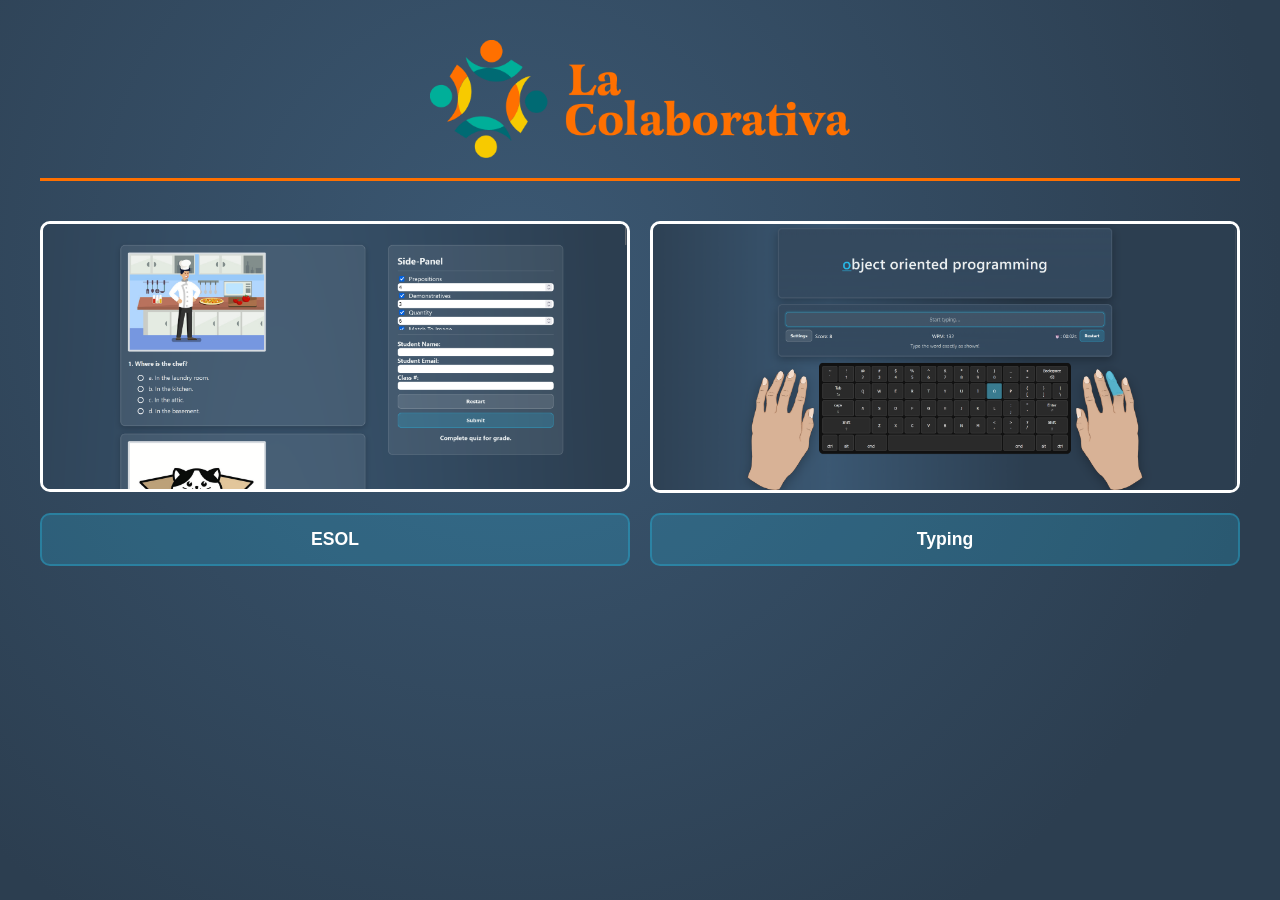
<file: index.html>
<!doctype html>
<html>
<head>
  <meta charset="utf-8">
  <link rel="stylesheet" href="styles-esol.css">
  <link rel="icon" href="images/LC.png" type="image/png">
  <title>LC | Activities</title>
</head>
<body>
  <img src="./images/LaColaborativa-logo.png" class="main-logo" alt="La Colaborativa logo">
  <hr>

  <div class="parent">
    <div class="div1">
      <a href="index-esol.html" class="image-button">
        <img src="./images/esol-screenshot.png" alt="ESOL Page">
      </a>
    </div>

    <div class="div2">
      <a href="index-typing.html" class="image-button">
        <img src="./images/window-screenshot.png" alt="Window Page">
      </a>
    </div>

    <div class="div3">
      <a href="index-esol.html" class="full-button">ESOL</a>
    </div>

    <div class="div4">
      <a href="index-typing.html" class="full-button">Typing</a>
    </div>
  </div>

  <style>
    .parent {
      display: grid;
      grid-template-columns: repeat(2, 1fr);
      grid-template-rows: auto auto;
      gap: 20px;
    }

    .div1 { grid-area: 1 / 1 / 2 / 2; }
    .div2 { grid-area: 1 / 2 / 2 / 3; }
    .div3 { grid-area: 2 / 1 / 3 / 2; }
    .div4 { grid-area: 2 / 2 / 3 / 3; }

    .main-logo {
      display: block;
      margin-left: auto;
      margin-right: auto;
      width: 35%;
    }

    .image-button {
      display: block;
    }

    .image-button img {
      display: block;
      width: 100%;
      height: auto;
      border: 3px solid white;
      border-radius: 10px;
    }

    .image-button:hover img {
      filter: brightness(1.08);
    }

    .full-button {
      display: block;
      width: 100%;
      padding: 14px 20px;
      text-align: center;
      text-decoration: none;
      color: white;
      font-size: 1.1rem;
      font-weight: 700;
      border-radius: 10px;
      background: rgba(39, 185, 230, 0.22);
      border: 2px solid rgba(39, 185, 230, 0.35);
      box-sizing: border-box;
    }

    hr {
      margin-top: 20px;
      margin-bottom: 40px;
      border: none;
      height: 3px;
      background-color: #FF7000;
    }
  </style>
</body>
</html>
</file>
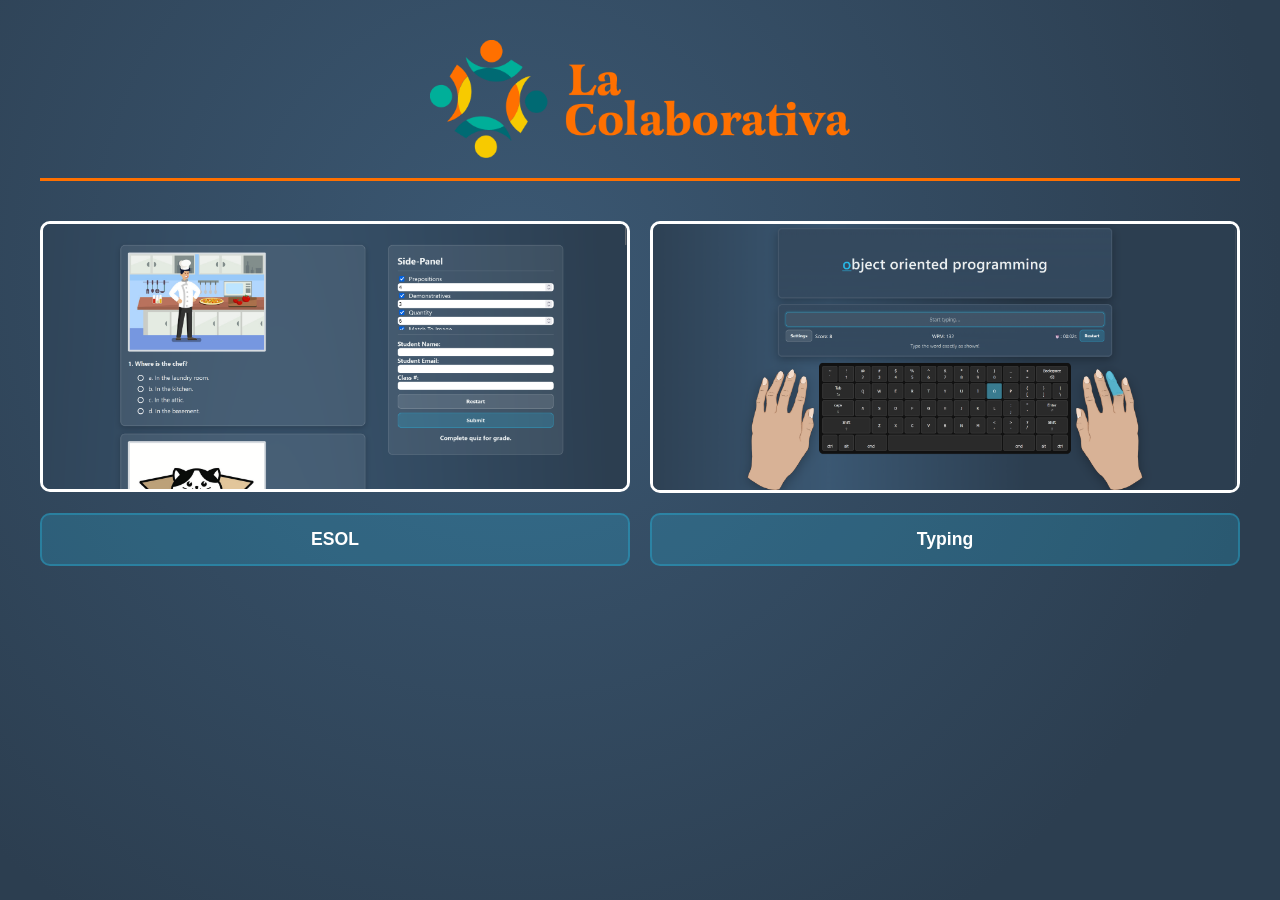
<file: index-main-hub.html>
<!doctype html>
<html>
<head>
  <meta charset="utf-8">
  <link rel="stylesheet" href="styles-esol.css">
  <link rel="icon" href="images/LC.png" type="image/png">
  <title>LC | Activities</title>
</head>
<body>
  <img src="./images/LaColaborativa-logo.png" class="main-logo" alt="La Colaborativa logo">
  <hr>

  <div class="parent">
    <div class="div1">
      <a href="index-esol.html" class="image-button">
        <img src="./images/esol-screenshot.png" alt="ESOL Page">
      </a>
    </div>

    <div class="div2">
      <a href="index.html" class="image-button">
        <img src="./images/window-screenshot.png" alt="Window Page">
      </a>
    </div>

    <div class="div3">
      <a href="index-esol.html" class="full-button">ESOL</a>
    </div>

    <div class="div4">
      <a href="index.html" class="full-button">Typing</a>
    </div>
  </div>

  <style>
    .parent {
      display: grid;
      grid-template-columns: repeat(2, 1fr);
      grid-template-rows: auto auto;
      gap: 20px;
    }

    .div1 { grid-area: 1 / 1 / 2 / 2; }
    .div2 { grid-area: 1 / 2 / 2 / 3; }
    .div3 { grid-area: 2 / 1 / 3 / 2; }
    .div4 { grid-area: 2 / 2 / 3 / 3; }

    .main-logo {
      display: block;
      margin-left: auto;
      margin-right: auto;
      width: 35%;
    }

    .image-button {
      display: block;
    }

    .image-button img {
      display: block;
      width: 100%;
      height: auto;
      border: 3px solid white;
      border-radius: 10px;
    }

    .image-button:hover img {
      filter: brightness(1.08);
    }

    .full-button {
      display: block;
      width: 100%;
      padding: 14px 20px;
      text-align: center;
      text-decoration: none;
      color: white;
      font-size: 1.1rem;
      font-weight: 700;
      border-radius: 10px;
      background: rgba(39, 185, 230, 0.22);
      border: 2px solid rgba(39, 185, 230, 0.35);
      box-sizing: border-box;
    }

    hr {
      margin-top: 20px;
      margin-bottom: 40px;
      border: none;
      height: 3px;
      background-color: #FF7000;
    }
  </style>
</body>
</html>
</file>
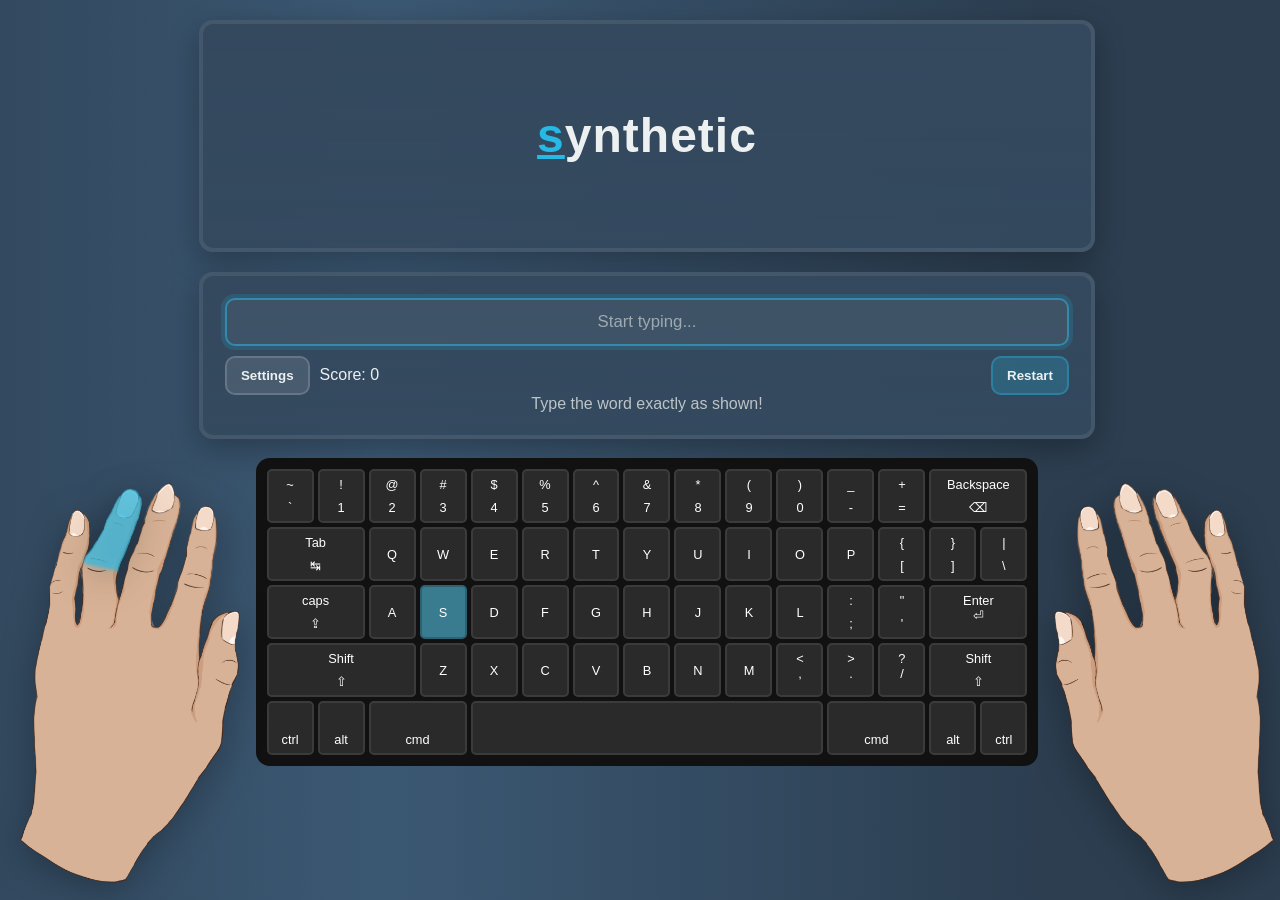
<file: index-typing.html>
<!-- HTML: The Structure -->

<style>
  ul, ol {
    /* Reduce default indents*/
    padding-left: 15px;
    padding-bottom: 5px;
  }
</style>


<!doctype html>
<html lang="en">
  <head>
    <meta charset="UTF-8" />
    <meta name="viewport" content="width=device-width, initial-scale=1.0" />
    <link rel="stylesheet" href="styles-typing.css"/>
    <link rel="icon" href="images/LC.png" type="image/png">
    <title>LC | Typing Game</title>
  </head>

  <body>
    <main class="layout">
      <!-- TOP: Word Display -->
      <section class="panel word-panel" aria-label="Words to type">
        <div id="word-display" class="word-display"></div>
      </section>

      <!-- MIDDLE: input / score / settings -->
      <section class="panel game-panel" aria-label="Typing controls">
        <div class="input-row">
          <input
            type="text"
            id="input-field"
            placeholder="Start typing..."
            onpaste="return false"
            autocomplete="off"
            inputmode="text"
            autofocus
          />
        </div>

        <button id="Settings" class="btn btn-settings" type="button">Settings</button>
        <button id="Restart" class="btn btn-restart" type="button">Restart</button>
        
        <div class="meta-row">
          <div id="score-board" class="score">
            Score: <span id="score">0</span>
          </div>
          <div id="wpm-board" class="message-stats">
            WPM: <span id="wpm-value">0</span>
          </div>
          <div id="seconds-board" class="message-stats">
            ⏱️: <span id="seconds-value">00:00</span>s</div>
        </div>

        <p class="message">Type the word exactly as shown!</p>

        <!-- Settings Modal !-->
        <div id="settingsModal" class="settings-modal" role="dialog" aria-modal="true" aria-hidden="Modify Settings">
          <div class="settings-content">
            <button class="close" type="button" aria-label="Close settings">&times;</button>
            <h1 class="settings-title">Settings</h1>
            
            <hr><b>Text Options:</b></hr>
            <ul class="settings-list">

              <li>Complete With Errors:
                <input type="checkbox" id="checkbox-settings-end-incomplete">
                <label for="checkbox-settings-end-incomplete"></label>
              
              <li>Highlight Words:
                <input type="checkbox" id="checkbox-settings-highlight">
                <label for="checkbox-settings-highlight"></label>
              
              <li>Text Disappear:
                <input type="checkbox" id="checkbox-settings-disappear-text">
                <label for="checkbox-settings-disappear-text"></label></ul>

                <hr><b>Score Board Options:</b></hr>

                <li>Restart Resets Score Board:
                <input type="checkbox" id="checkbox-settings-reset-score">
                <label for="checkbox-settings-reset-score"></label>

              <li>Disable Score:
                <input type="checkbox" id="checkbox-settings-disable-score">
                <label for="checkbox-settings-disable-score"></label>
              
              <li>Disable WPM:
                <input type="checkbox" id="checkbox-settings-disable-wpm">
                <label for="checkbox-settings-disable-wpm"></label></ul>

                <hr><b>Repeating Words Options:</b></hr>

                <li>Restart Clears Repeating List:
                <input type="checkbox" id="checkbox-settings-reset-repeats">
                <label for="checkbox-settings-reset-repeats"></label>
              
              <li>Skip Word Repeats:
                <input type="checkbox" id="checkbox-settings-skip-repeats">
                <label for="checkbox-settings-skip-repeats"></label>
              
              <li>Store Skip Repeats: <span id="settings-store-skips"></span>
                <form id="store-skips-form">
                  <label for="input-store-skips-value">→ Change Skips: 
                  <input
                    type="number"
                    id="input-store-skips-value"
                    min="1"
                    max=""
                    step="1"
                  />
                  <button type="submit" class="btn btn-apply">Apply</button>
                </form>

                <hr></hr>

            <br>
            </hr>
            <h2 class="settings-title">Weekly Material</h2>
            <hr>
            <ul class="settings-list">
              <li>
                <b>Week 1:</b>
                <ul>
                  <li class="setting-row">
                    <label for="checkbox-settings-week-1-words">words:</label>
                    <input type="checkbox" id="checkbox-settings-week-1-words">
                  </li>
                  <li class="setting-row">
                    <label for="checkbox-settings-week-1-random">random:</label>
                    <input type="checkbox" id="checkbox-settings-week-1-random">
                  </li>
                </ul>
              </li>
              <li>
                <b>Week 2:</b>
                <ul>
                  <li class="setting-row">
                    <label for="checkbox-settings-week-2-words">words:</label>
                    <input type="checkbox" id="checkbox-settings-week-2-words">
                  </li>
                  <li class="setting-row">
                    <label for="checkbox-settings-week-2-random">random:</label>
                    <input type="checkbox" id="checkbox-settings-week-2-random">
                  </li>
                </ul>
              </li>
              <li>
                <b>Week 3:</b>
                <ul>
                  <li class="setting-row">
                    <label for="checkbox-settings-week-3-words">words:</label>
                    <input type="checkbox" id="checkbox-settings-week-3-words">
                  </li>
                  <li class="setting-row">
                    <label for="checkbox-settings-week-3-random">random:</label>
                    <input type="checkbox" id="checkbox-settings-week-3-random">
                  </li>
                </ul>
              </li>
              <li>
                <b>Week 4:</b>
                <ul>
                  <li class="setting-row">
                    <label for="checkbox-settings-week-4-words">words:</label>
                    <input type="checkbox" id="checkbox-settings-week-4-words">
                  </li>
                  <li class="setting-row">
                    <label for="checkbox-settings-week-4-random">random:</label>
                    <input type="checkbox" id="checkbox-settings-week-4-random">
                  </li>
                </ul>
              </li>
              <li>
                <b>Week 5:</b>
                <ul>
                  <li class="setting-row">
                    <label for="checkbox-settings-week-5-words">words:</label>
                    <input type="checkbox" id="checkbox-settings-week-5-words">
                  </li>
                  <li class="setting-row">
                    <label for="checkbox-settings-week-5-random">random:</label>
                    <input type="checkbox" id="checkbox-settings-week-5-random">
                  </li>
                </ul>
              </li>
              <li>
                <b>Week 6:</b>
                <ul>
                  <li class="setting-row">
                    <label for="checkbox-settings-week-6-words">words:</label>
                    <input type="checkbox" id="checkbox-settings-week-6-words">
                  </li>
                  <li class="setting-row">
                    <label for="checkbox-settings-week-6-random">random:</label>
                    <input type="checkbox" id="checkbox-settings-week-6-random">
                  </li>
                </ul>
              </li>
              <li>
                <b>Week 7:</b>
                <ul>
                  <li class="setting-row">
                    <label for="checkbox-settings-week-7-words">words:</label>
                    <input type="checkbox" id="checkbox-settings-week-7-words">
                  </li>
                  <li class="setting-row">
                    <label for="checkbox-settings-week-7-random">random:</label>
                    <input type="checkbox" id="checkbox-settings-week-7-random">
                  </li>
                </ul>
              </li>
              <li>
                <b>Week 8:</b>
                <ul>
                  <li class="setting-row">
                    <label for="checkbox-settings-week-8-words">words:</label>
                    <input type="checkbox" id="checkbox-settings-week-8-words">
                  </li>
                  <li class="setting-row">
                    <label for="checkbox-settings-week-8-random">random:</label>
                    <input type="checkbox" id="checkbox-settings-week-8-random">
                  </li>
                </ul>
              </li>
            </ul>
          </hr>
          </div>
        </div>
      </section>
      
      <!-- BOTTOM: keyboard & hands -->
      <div class="keyboard-stage">
        <div class="hand-panel hand-panel--left">
          <div class="hand-stack">
            <img
              class="hand-base"
              src="./images/hands/left-idle.png"
              alt="Left hand guide"
            />
            <div
              id="left-hand-overlays"
              class="hand-overlays"
              aria-hidden="true"
            ></div>
          </div>
        </div>
        <div class="keyboard" role="group" aria-label="On screen keyboard">
          <!-- your existing keyboard buttons stay exactly here -->
          <button class="key" data-key="`">
            <span class="key-top">~</span>
            <span class="key-bottom">`</span>
          </button>

          <button class="key" data-key="1">
            <span class="key-top">!</span>
            <span class="key-bottom">1</span>
          </button>

          <button class="key" data-key="2">
            <span class="key-top">@</span>
            <span class="key-bottom">2</span>
          </button>

          <button class="key" data-key="3">
            <span class="key-top">#</span>
            <span class="key-bottom">3</span>
          </button>

          <button class="key" data-key="4">
            <span class="key-top">$</span>
            <span class="key-bottom">4</span>
          </button>

          <button class="key" data-key="5">
            <span class="key-top">%</span>
            <span class="key-bottom">5</span>
          </button>

          <button class="key" data-key="6">
            <span class="key-top">^</span>
            <span class="key-bottom">6</span>
          </button>

          <button class="key" data-key="7">
            <span class="key-top">&</span>
            <span class="key-bottom">7</span>
          </button>

          <button class="key" data-key="8">
            <span class="key-top">*</span>
            <span class="key-bottom">8</span>
          </button>
          
          <button class="key" data-key="9">
            <span class="key-top">(</span>
            <span class="key-bottom">9</span>
          </button>

          <button class="key" data-key="0">
            <span class="key-top">)</span>
            <span class="key-bottom">0</span>
          </button>
          
          <button class="key" data-key="-">
            <span class="key-top">_</span>
            <span class="key-bottom">-</span>
          </button>

          <button class="key" data-key="=">
            <span class="key-top">+</span>
            <span class="key-bottom">=</span>
          </button>
          
          <button class="key" data-key="backspace">
            <span class="key-top">Backspace</span>
            <span class="key-bottom">⌫</span>
          </button>

          <button class="key" data-key="tab">
            <span class="key-top">Tab</span>
            <span class="key-bottom">↹</span>
          </button>

          <button class="key key--center" data-key="Q">
            <span class="key-top"></span>
            <span class="key-bottom">Q</span>
          </button>

          <button class="key key--center" data-key="W">
            <span class="key-top"></span>
            <span class="key-bottom">W</span>
          </button>

          <button class="key key--center" data-key="E">
            <span class="key-top"></span>
            <span class="key-bottom">E</span>
          </button>

          <button class="key key--center" data-key="R">
            <span class="key-top"></span>
            <span class="key-bottom">R</span>
          </button>

          <button class="key key--center" data-key="T">
            <span class="key-top"></span>
            <span class="key-bottom">T</span>
          </button>

          <button class="key key--center" data-key="Y">
            <span class="key-top"></span>
            <span class="key-bottom">Y</span>
          </button>

          <button class="key key--center" data-key="U">
            <span class="key-top"></span>
            <span class="key-bottom">U</span>
          </button>

          <button class="key key--center" data-key="I">
            <span class="key-top"></span>
            <span class="key-bottom">I</span>
          </button>

          <button class="key key--center" data-key="O">
            <span class="key-top"></span>
            <span class="key-bottom">O</span>
          </button>

          <button class="key key--center" data-key="P">
            <span class="key-top"></span>
            <span class="key-bottom">P</span>
          </button>

          <button class="key" data-key="[">
            <span class="key-top">{</span>
            <span class="key-bottom">[</span>
          </button>

          <button class="key" data-key="]">
            <span class="key-top">}</span>
            <span class="key-bottom">]</span>
          </button>

          <button class="key" data-key="\\">
            <span class="key-top">|</span>
            <span class="key-bottom">\</span>
          </button>

          <button class="key" data-key="caps">
            <span class="key-top">caps</span>
            <span class="key-bottom">⇪</span>
          </button>

          <button class="key key--center" data-key="A">
            <span class="key-top"></span>
            <span class="key-bottom">A</span>
          </button>

          <button class="key key--center" data-key="S">
            <span class="key-top"></span>
            <span class="key-bottom">S</span>
          </button>

          <button class="key key--center" data-key="D">
            <span class="key-top"></span>
            <span class="key-bottom">D</span>
          </button>

          <button class="key key--center" data-key="F">
            <span class="key-top"></span>
            <span class="key-bottom">F</span>
          </button>

          <button class="key key--center" data-key="G">
            <span class="key-top"></span>
            <span class="key-bottom">G</span>
          </button>

          <button class="key key--center" data-key="H">
            <span class="key-top"></span>
            <span class="key-bottom">H</span>
          </button>

          <button class="key key--center" data-key="J">
            <span class="key-top"></span>
            <span class="key-bottom">J</span>
          </button>

          <button class="key key--center" data-key="K">
            <span class="key-top"></span>
            <span class="key-bottom">K</span>
          </button>

          <button class="key key--center" data-key="L">
            <span class="key-top"></span>
            <span class="key-bottom">L</span>
          </button>

          <button class="key" data-key=";">
            <span class="key-top">:</span>
            <span class="key-bottom">;</span>
          </button>

          <button class="key" data-key="'">
            <span class="key-top">"</span>
            <span class="key-bottom">'</span>
          </button>

          <button class="key" data-key="shift">
            <span class="key-top">Shift</span>
            <span class="key-bottom">⇧</span>
          </button>

          <button class="key" data-key="shift">
            <span class="key-top">Shift</span>
            <span class="key-bottom">⇧</span>
          </button>

          <button class="key key--center" data-key="Z">
            <span class="key-top"></span>
            <span class="key-bottom">Z</span>
          </button>

          <button class="key key--center" data-key="X">
            <span class="key-top"></span>
            <span class="key-bottom">X</span>
          </button>

          <button class="key key--center" data-key="C">
            <span class="key-top"></span>
            <span class="key-bottom">C</span>
          </button>

          <button class="key key--center" data-key="V">
            <span class="key-top"></span>
            <span class="key-bottom">V</span>
          </button>

          <button class="key key--center" data-key="B">
            <span class="key-top"></span>
            <span class="key-bottom">B</span>
          </button>

          <button class="key key--center" data-key="N">
            <span class="key-top"></span>
            <span class="key-bottom">N</span>
          </button>

          <button class="key key--center" data-key="M">
            <span class="key-top"></span>
            <span class="key-bottom">M</span>
          </button>

          <button class="key key--center" data-key=",">
            <span class="key-top"><</span>
            <span class="key-bottom">,</span>
          </button>

          <button class="key key--center" data-key=".">
            <span class="key-top">></span>
            <span class="key-bottom">.</span>
          </button>

          <button class="key key--center" data-key="/">
            <span class="key-top">?</span>
            <span class="key-bottom">/</span>
          </button>

          <button class="key" data-key="shift-1">
            <span class="key-top">Shift</span>
            <span class="key-bottom">⇧</span>
          </button>

          <button class="key key--center" data-key="enter">
            <span class="key-top">Enter</span>
            <span class="key-bottom">⏎</span>
          </button>
          <!-- Can set to "Space" if we want. Thought it looked better without. -->
          <button class="key" data-key="space">
            <span class="key-top"></span>
            <span class="key-bottom"></span>
          </button>

          <button class="key" data-key="ctrl">
            <span class="key-top"></span>
            <span class="key-bottom">ctrl</span>
          </button>

          <button class="key" data-key="alt">
            <span class="key-top"></span>
            <span class="key-bottom">alt</span>
          </button>

          <button class="key" data-key="cmd">
            <span class="key-top"></span>
            <span class="key-bottom">cmd</span>
          </button>
          
          <button class="key" data-key="cmd-1">
            <span class="key-top"></span>
            <span class="key-bottom">cmd</span>
          </button>

          <button class="key" data-key="alt-1">
            <span class="key-top"></span>
            <span class="key-bottom">alt</span>
          </button>
          
          <button class="key" data-key="ctrl-1">
            <span class="key-top"></span>
            <span class="key-bottom">ctrl</span>
          </button>
        </div>

        <div class="hand-panel hand-panel--right">
          <div class="hand-stack">
            <img
              class="hand-base"
              src="./images/hands/right-idle.png"
              alt="Right hand guide"
            />
            <div
              id="right-hand-overlays"
              class="hand-overlays"
              aria-hidden="true"
            ></div>
          </div>
        </div>
      </section>
    </main>

    <script type="module" src="./app-typing.js"></script>
  </body>
</html>
</file>
<file: styles-esol.css>
/* ----- Main Content -----*/
:root {
  --bg: #2c3e50;
  --text: #ecf0f1;
  --shadow: 0 10px 30px rgba(0, 0, 0, 0.28);
  --gap: clamp(14px, 2.2vh, 22px);
}

*,
*::before,
*::after {
  box-sizing: border-box;
}

html,
body {
  min-height: 100%;
}

body {
  margin: 40px;
  font-family: "Segoe UI", Tahoma, Geneva, Verdana, sans-serif;
  background: radial-gradient(60% 87% at 40% 30%, #3b5873 0%, var(--bg) 100%);
  color: var(--text);
}

/* ---------- Page layout ---------- */
.layout {
  width: min(1200px, 100%);
  margin: 0 auto;
  display: flex;
  align-items: flex-start;
  gap: 24px;
}

.main-content {
  flex: 1;
  min-width: 0;
}

/* ---------- Sidebar layout ---------- */
.settings-sidebar {
  width: 30vw;
  position: sticky;
  top: 60px;
  padding: 1.5vw;
  background: rgba(255, 255, 255, 0.08);
  border: 2px solid rgba(255, 255, 255, 0.12);
  border-radius: 12px;

  max-height: calc(100vh - 90px);

  display: flex;
  flex-direction: column;
  overflow: hidden;
}

.settings-sidebar input[type="text"], input[type="email"] {
  width: 100%;
  border: 2px solid rgba(255, 255, 255, 0.12);
  border-radius: 8px;
}

.settings-title {
  margin: 0 0 10px;
  padding-bottom: 10px;
  border-bottom: 2px solid rgba(255, 255, 255, 0.12);
}

.settings-scroll {
  overflow-y: auto;
}

.settings-scroll input[type="number"] {
  width: 100%;
  border: 2px solid rgba(255, 255, 255, 0.12);
  border-radius: 8px;
}

.settings-footer {
  margin-top: 12px;
  padding-top: 12px;
  border-top: 2px solid rgba(255, 255, 255, 0.12);
}

.btn-restart,
.btn-submit {
  width: 100%;
  display: block;
}

.btn-restart {
  margin-top: 0;
  margin-bottom: 10px;
}

.btn-submit {
  margin-top: 0;
}

/* ---------- Main Content (Questions, Images) ---------- */

.question-block {
  width: min(700px, 90%);
  margin: 20px auto;
  padding: 18px;
  background: rgba(255, 255, 255, 0.08);
  border: 2px solid rgba(255, 255, 255, 0.12);
  border-radius: 12px;
  box-shadow: 0 6px 16px rgba(0, 0, 0, 0.2);
}

.question-block img {
  display: inline-block;
  width: 60%;
  height: auto;
  cursor: pointer;
  transition: transform 0.2s ease;
  border: 5px solid rgba(255, 255, 255, 0.786);
  border-radius: 3px;
}

.question-block img:hover {
  transform: scale(1.03);
}

.question-block ul {
  margin: 12px 0 0;
  padding-left: 20px;
}

.question-block li {
  margin-bottom: 8px;
}

#quiz-results {
  align-items: center;
  font-weight: 700;
  margin-top: 10px;
}

.question-feedback {
  margin-top: 10px;
  font-weight: 700;
}

.question-block.correct {
  border: 2px solid #2ecc71;
}

.question-block.incorrect {
  border: 2px solid #e74c3c;
}

.question-block.unanswered {
  border: 2px solid #f1c40f;
}

.image-answers-list {
  display: grid;
  grid-template-columns: repeat(auto-fit, minmax(50%, 1vw));
  padding: 0;
  list-style: none;
}

.image-answer-option {
  display: flex;
  flex-direction: column;
  gap: 0.5rem;
  cursor: pointer;
}

.answer-image {
  width: 100%;
  max-width: 180px;
  height: auto;
  border: 1px solid #ccc;
  border-radius: 8px;
}

.text-input-answer-wrap {
  margin-top: 0.75rem;
}

.text-input-answer {
  width: 100%;
  max-width: 320px;
  padding: 0.5rem;
  font-size: 1rem;
  border: 3px solid rgb(149, 148, 148);
  background-color: #e5e5e5;
  border-radius: 15px;
}

.lightbox {
  position: fixed;
  inset: 0;
  background: rgba(0, 0, 0, 0.8);
  display: none;
  align-items: center;
  justify-content: center;
  z-index: 9999;
  padding: 20px;
}

.lightbox.open {
  display: flex;
}

.lightbox img {
  max-width: 90%;
  max-height: 90vh;
  width: auto;
  height: auto;
  box-shadow: 0 0 20px rgba(0, 0, 0, 0.5);
  background: white;
}

.lightbox-close {
  position: absolute;
  top: 16px;
  right: 24px;
  font-size: 36px;
  color: white;
  cursor: pointer;
  font-weight: bold;
  line-height: 1;
}

.lightbox-close:hover{
  color: #e74c3c;
}

/* ---------- Buttons / Answers ---------- */
.btn {
  border: 2px solid rgba(255, 255, 255, 0.10);
  border-radius: 10px;
  padding: 10px 14px;
  font-weight: 700;
  cursor: pointer;
  color: var(--text);
  background: rgba(255, 255, 255, 0.10);
}

.btn:hover {
  filter: brightness(1.08);
}

.btn:active {
  transform: translateY(1px);
}

.btn-submit {
  margin-top: 10px;
  background: rgba(39, 185, 230, 0.22);
  border: 2px solid rgba(39, 185, 230, 0.35);
  display: block;
  width: 100%;
}

.results-row {
  margin: 5px;
  display: flex;
  justify-content: center;
}

.btn-restart {
  margin-top: 10px;
  border: 2px solid rgba(255, 255, 255, 0.16);
  display: block; 
  width: 100%;
  margin-bottom: 10px;
}

/* ---------- Settings Sidebar ---------- */

.settings-title {
  margin: 0 0 10px;
  border-bottom: 2px solid rgba(255, 255, 255, 0.12);
}

.answers-list {
  list-style: none;
  padding-left: 0;
  margin: 12px 0 0;
}

.answer-option {
  display: flex;
  align-items: center;
  gap: 10px;
  cursor: pointer;
}

input[type="radio"] {
  appearance: none;
  width: 1.2em;
  height: 1.2em;
  border: 2px solid #ffffff;
  border-radius: 50%;
  cursor: pointer;
  display: grid;
  place-content: center; /* Centers the inner dot */
}

input[type="radio"]::before {
  content: "";
  width: 0.6em;
  height: 0.6em;
  border-radius: 50%;
  transform: scale(0);
  transition: 120ms transform ease-in-out;
  background-color: #2984f3;
}

input[type="radio"]:checked::before {
  transform: scale(1.1);
  transform: scale(1); /* Shows the dot when selected */
}
</file>
<file: styles-typing.css>
/* CSS: The Styling */

/* ---------- Main Content ---------- */
:root {
  --bg: #2c3e50;
  --panel: #34495e;
  --panel-2: rgba(255, 255, 255, 0.06);

  --text: #ecf0f1;
  --muted: #bdc3c7;
  --shadow: 0 10px 30px rgba(0, 0, 0, 0.28);
  --radius: 14px;

  --maxw: 1100px;
  --gap: clamp(14px, 2.2vh, 22px);
  --pad: clamp(14px, 2.5vw, 22px);
}

*,
*::before,
*::after {
  box-sizing: border-box;
}

html,
body {
  height: 2%;
}

body {
  margin: 0;
  font-family: "Segoe UI", Tahoma, Geneva, Verdana, sans-serif;
  background: radial-gradient(1200px 4000px at 30% 10%, #3b5873 0%, var(--bg) 55%);
  color: var(--text);
}

.layout { /* layout for 3-row items */
  min-height: 10svh;
  display: grid;
  grid-template-rows: auto auto auto;
  gap: var(--gap);
  padding: var(--gap);
  justify-items: center;
  align-items: start;
}

.panel { /* Shared panel styling */
  width: min(70vw, 90vw);
  background: linear-gradient(180deg, var(--panel) 0%, rgba(52, 73, 94, 0.92) 100%);
  border-radius: var(--radius);
  box-shadow: var(--shadow);
  padding: var(--pad);
  border: 4px solid rgba(255, 255, 255, 0.08);
}

/* ---------- Top: word display ---------- */
.word-panel{
  min-height: 0;
  grid-row: 1;
}
.game-panel {
  min-height: 0;
  grid-row: 2;
}

.word-display {
  max-height: 180px;
  height: clamp(160px, 32vh, 360px);
  display: grid;
  place-items: center;
  text-align: center;
  overflow-y: auto;
  overflow-x: hidden;
  scroll-behavior: smooth;
  scrollbar-width: none;
}

#word-display { /* Text to type */
  display: flex;
  flex-wrap: wrap;
  justify-content: center;
  align-items: center;

  font-size: clamp(1.5rem, 10vw, 3rem);
  font-weight: 600;
  letter-spacing: 1px;
  line-height: 1.15;

  white-space: pre-wrap;
  user-select: none;
}

.word { /* Each word moves as one to next line */
  display: inline-flex;
  white-space: nowrap;
}

/* ---------- Middle: input display ---------- */
.input-row {
  display: grid;
  grid-template-columns: 1fr auto;
  align-items: center;
}

#input-field {
  width: 100%;
  padding: 12px 14px;
  font-size: 1.05rem;
  border: 2px solid rgba(255, 255, 255, 0.12);
  border-radius: 10px;
  outline: none;
  text-align: center;
  background: var(--panel-2);
  color: var(--text);
}

#input-field::placeholder {
  color: rgba(236, 240, 241, 0.55);
}

#input-field:focus {
  border-color: rgba(39, 185, 230, 0.55);
  box-shadow: 0 0 0 4px rgba(39, 185, 230, 0.15);
}

.meta-row {
  margin-top: 10px;
  display: flex;
  justify-content: space-between;
  align-items: center;
  gap: 12px;
  flex-wrap: wrap;
  padding: 10px;
}

.score {
  font-size: 1rem;
  color: var(--text);
}

.message {
  margin: 0;
  font-size: 1rem;
  color: var(--muted);
  user-select: none;
  align-self: center;
  justify-content: center;
  display: flex;
}

.message-stats {
  margin: 0;
  font-size: 1rem;
  user-select: none;
  align-self: center;
}

/* ---------- Buttons ---------- */
.btn {
  border: 2px solid rgba(255, 255, 255, 0.10);
  border-radius: 10px;
  padding: 10px 14px;
  font-weight: 700;
  cursor: pointer;
  color: var(--text);
  background: rgba(255, 255, 255, 0.10);
}

.btn:hover {
  filter: brightness(1.08);
}

.btn:active {
  transform: translateY(1px);
}

.btn-restart {
  margin-top: 10px;
  background: rgba(39, 185, 230, 0.22);
  border: 2px solid rgba(39, 185, 230, 0.35);
  float: right;
}

.btn-settings {
  margin-top: 10px;
  border: 2px solid rgba(255, 255, 255, 0.16);
  float: left;
}

.btn-apply{
  border: 3px solid rgba(255, 255, 255, 0.16);
  padding: 3px 7px;
}

input[type="checkbox"]:checked {
  accent-color: #2ecc71;
}

input[type="checkbox"] {
  /* Default styles for the unchecked state */
  background-color: #eee;
}

#input-store-skips-value{
  width: 80px;
  background: rgba(53, 53, 53, 0.96);
  color: white;
  border: 3px solid rgba(255, 255, 255, 0.14);
  border-radius: 6px;
  padding: 4px;
}

/* ---------- Bottom: keyboard ---------- */
.keyboard-stage {
  width: min(1300px, 98vw);
  display: grid;
  grid-template-columns: minmax(140px, 220px) minmax(0, 1fr) minmax(140px, 220px);
  gap: 16px;
  align-items: center;
  grid-row: 3;
}

.hand-stack {
  position: relative;
  width: 100%;
  max-width: 220px;
  aspect-ratio: 220 / 260;
}

.hand-base,
.hand-overlay {
  position: absolute;
  inset: 0;
  width: 100%;
  height: auto;
  display: block;
  user-select: none;
  pointer-events: none;
  filter: drop-shadow(0 8px 18px rgba(0, 0, 0, 0.28));
  opacity: 1;
}

.hand-overlays {
  position: absolute;
  inset: 0;
  pointer-events: none;
}

.hand-panel img {
  width: 100%;
  max-width: 220px;
  height: auto;
  display: block;
  user-select: none;
  pointer-events: none;
  filter: drop-shadow(0 8px 18px rgba(0, 0, 0, 0.28));
}

.keyboard {
  width: 100%;
  display: grid;
  grid-template-columns: repeat(15, 1fr);
  grid-auto-rows: clamp(42px, 6vh, 56px);
  gap: clamp(2px, 0.6vh, 4px);
  padding: clamp(8px, 1.2vh, 12px);
  background: #111;
  border-radius: 14px;
  margin-top: 0;
  margin-bottom: 0;
}

.key{
  min-width: 1px;
  position: relative;
  display: grid;
  grid-template-rows: 1fr 1fr; /* top text bottom text */
  align-items: center;
  padding: 6px 8px;
  border: 2px solid #3b3b3b;;
  border-radius: 5px;
  background: #2a2a2a;
  color: #fff;
  cursor: pointer;
  user-select: none;
}

.key-top {
  align-self: start;
  font-size: clamp(0.5rem, 1vw, 0.8rem);
}

.key-bottom {
  align-self: end;
  font-size: clamp(0.5rem, 1vw, 0.8rem);
  
  -weight: 600;
}

/* width modifiers */
.key--center {grid-template-rows: 1fr 1fr 1fr;}
.key--hover {
  background-color: #397b8f;
  border: 2px solid #2e6272;
  color: #ffffff;
}

/* vv detecting the keys for hover interaction vv*/

/* ------------------- Row 1 ------------------- */
.key[data-key="`"] { grid-row: 1; grid-column: 1; }
.key[data-key="1"] { grid-row: 1; grid-column: 2; }
.key[data-key="2"] { grid-row: 1; grid-column: 3; }
.key[data-key="3"] { grid-row: 1; grid-column: 4; }
.key[data-key="4"] { grid-row: 1; grid-column: 5; }
.key[data-key="5"] { grid-row: 1; grid-column: 6; }
.key[data-key="6"] { grid-row: 1; grid-column: 7; }
.key[data-key="7"] { grid-row: 1; grid-column: 8; }
.key[data-key="8"] { grid-row: 1; grid-column: 9; }
.key[data-key="9"] { grid-row: 1; grid-column: 10; }
.key[data-key="0"] { grid-row: 1; grid-column: 11; }
.key[data-key="-"] { grid-row: 1; grid-column: 12; }
.key[data-key="="] { grid-row: 1; grid-column: 13; }
.key[data-key="backspace"] { grid-row: 1; grid-column: 14/ span 2; }
/* ------------------- Row 2 ------------------- */
.key[data-key="tab"] { grid-row: 2; grid-column: 1 / span 2;}
.key[data-key="Q"] { grid-row: 2; grid-column: 3; }
.key[data-key="W"] { grid-row: 2; grid-column: 4; }
.key[data-key="E"] { grid-row: 2; grid-column: 5; }
.key[data-key="R"] { grid-row: 2; grid-column: 6; }
.key[data-key="T"] { grid-row: 2; grid-column: 7; }
.key[data-key="Y"] { grid-row: 2; grid-column: 8; }
.key[data-key="U"] { grid-row: 2; grid-column: 9; }
.key[data-key="I"] { grid-row: 2; grid-column: 10; }
.key[data-key="O"] { grid-row: 2; grid-column: 11; }
.key[data-key="P"] { grid-row: 2; grid-column: 12; }
.key[data-key="["] { grid-row: 2; grid-column: 13; }
.key[data-key="]"] { grid-row: 2; grid-column: 14; }
.key[data-key="|"] { grid-row: 2; grid-column: 15; }
/* ------------------- Row 3 ------------------- */
.key[data-key="caps"] { grid-row: 3; grid-column: 1 / span 2;}
.key[data-key="A"] { grid-row: 3; grid-column: 3; }
.key[data-key="S"] { grid-row: 3; grid-column: 4; }
.key[data-key="D"] { grid-row: 3; grid-column: 5; }
.key[data-key="F"] { grid-row: 3; grid-column: 6; }
.key[data-key="G"] { grid-row: 3; grid-column: 7; }
.key[data-key="H"] { grid-row: 3; grid-column: 8; }
.key[data-key="J"] { grid-row: 3; grid-column: 9; }
.key[data-key="K"] { grid-row: 3; grid-column: 10; }
.key[data-key="L"] { grid-row: 3; grid-column: 11; }
.key[data-key=";"] { grid-row: 3; grid-column: 12; }
.key[data-key="'"] { grid-row: 3; grid-column: 13; }
.key[data-key="enter"] { grid-row: 3; grid-column: 14 / span 2; }
/* ------------------- Row 4 ------------------- */
.key[data-key="shift"] { grid-row: 4; grid-column: 1 / span 3; }
.key[data-key="Z"] { grid-row: 4; grid-column: 4; }
.key[data-key="X"] { grid-row: 4; grid-column: 5; }
.key[data-key="C"] { grid-row: 4; grid-column: 6; }
.key[data-key="V"] { grid-row: 4; grid-column: 7; }
.key[data-key="B"] { grid-row: 4; grid-column: 8; }
.key[data-key="N"] { grid-row: 4; grid-column: 9; }
.key[data-key="M"] { grid-row: 4; grid-column: 10; }
.key[data-key=","] { grid-row: 4; grid-column: 11; }
.key[data-key="."] { grid-row: 4; grid-column: 12; }
.key[data-key="/"] { grid-row: 4; grid-column: 13; }
.key[data-key="shift-1"] { grid-row: 4; grid-column: 14/ span 2; }
/* ------------------- Row 5 ------------------- */
.key[data-key="ctrl"] { grid-row: 5; grid-column: 1; }
.key[data-key="alt"] { grid-row: 5; grid-column: 2; }
.key[data-key="cmd"] { grid-row: 5; grid-column: 3 / span 2; }
.key[data-key="space"] { grid-row: 5; grid-column: 5 / span 7; }
.key[data-key="cmd-1"] { grid-row: 5; grid-column: 12 / span 2; }
.key[data-key="alt-1"] { grid-row: 5; grid-column: 14; }
.key[data-key="ctrl-1"] { grid-row: 5; grid-column: 15; }

/* ---------- Word Display colors ---------- */
.correct {
  color: #2ecc71;
}
.incorrect {
  color: #e74c3c;
  text-decoration: underline;
}
.highlight {
  color: #27b9e6;
  text-decoration: underline;
}
.hidden {
  color: #ffffff00
}

/* ---------- Settings Modal ---------- */
.settings-modal {
  display: none;
  position: fixed;
  inset: 0;
  z-index: 10000;
  background-color: rgba(0, 0, 0, 0.55);
  padding: 24px;
  font-size: 1.05rem;
}

.settings-content {
  width: min(520px, 92vw);
  margin: 6vh auto 0;
  background: rgba(67, 67, 67, 0.96);
  border: 3px solid rgba(255, 255, 255, 0.14);
  border-radius: 14px;
  padding: 18px;
  box-shadow: var(--shadow);
  overflow: auto;
  height: 75%;
  scrollbar-width: thin;
  scrollbar-color: #b8b8b8 transparent; /* Make the bar transparent */
}

.settings-title {
  margin: 0 0 10px;
}

.settings-list {
  margin: 0;
  padding-left: 18px;
  color: var(--text);
}

.close {
  float: right;
  border: 0;
  background: transparent;
  color: #aaa;
  font-size: 28px;
  cursor: pointer;
}

.close:hover {
  color: #e74c3c;
}

/* ---------- Smaller Window Size (Adjust) ---------- */
@media (max-width: 560px) {
  .input-row {
    grid-template-columns: 1fr;
  }

  .btn { /* centers it basically */
    width: 100%;
  }

  .key{ /* keeps text in-line so it doesn't float into the other keys */
    padding: 6px 6px;
  }
}

@media (max-width: 1050px) { /* Make hands disappear if window too small */
  .keyboard-stage {
    grid-template-columns: 1fr;
  }

  .hand-panel {
    display: none;
  }
}

@media (max-width: 800px) { /* Make hands disappear if window too small */
  .keyboard-stage {
    display: none;
  }
}
</file>
